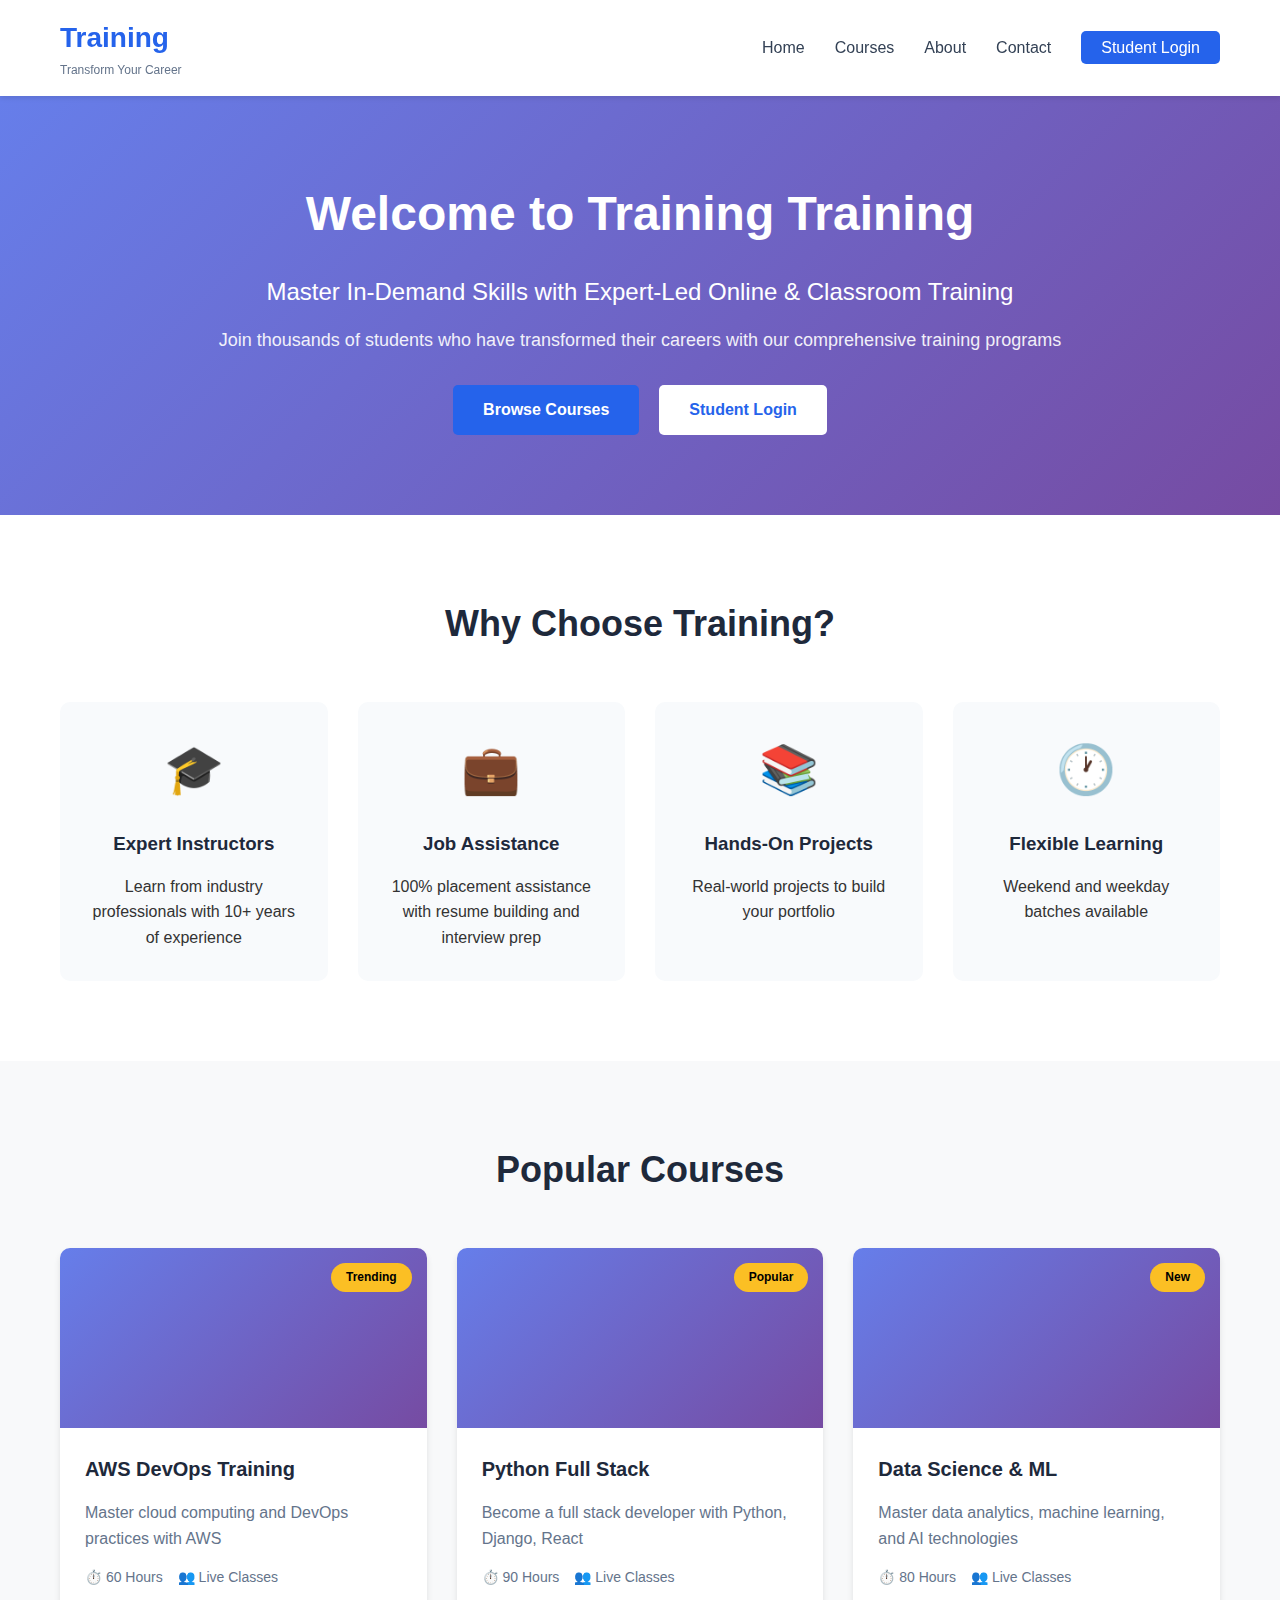
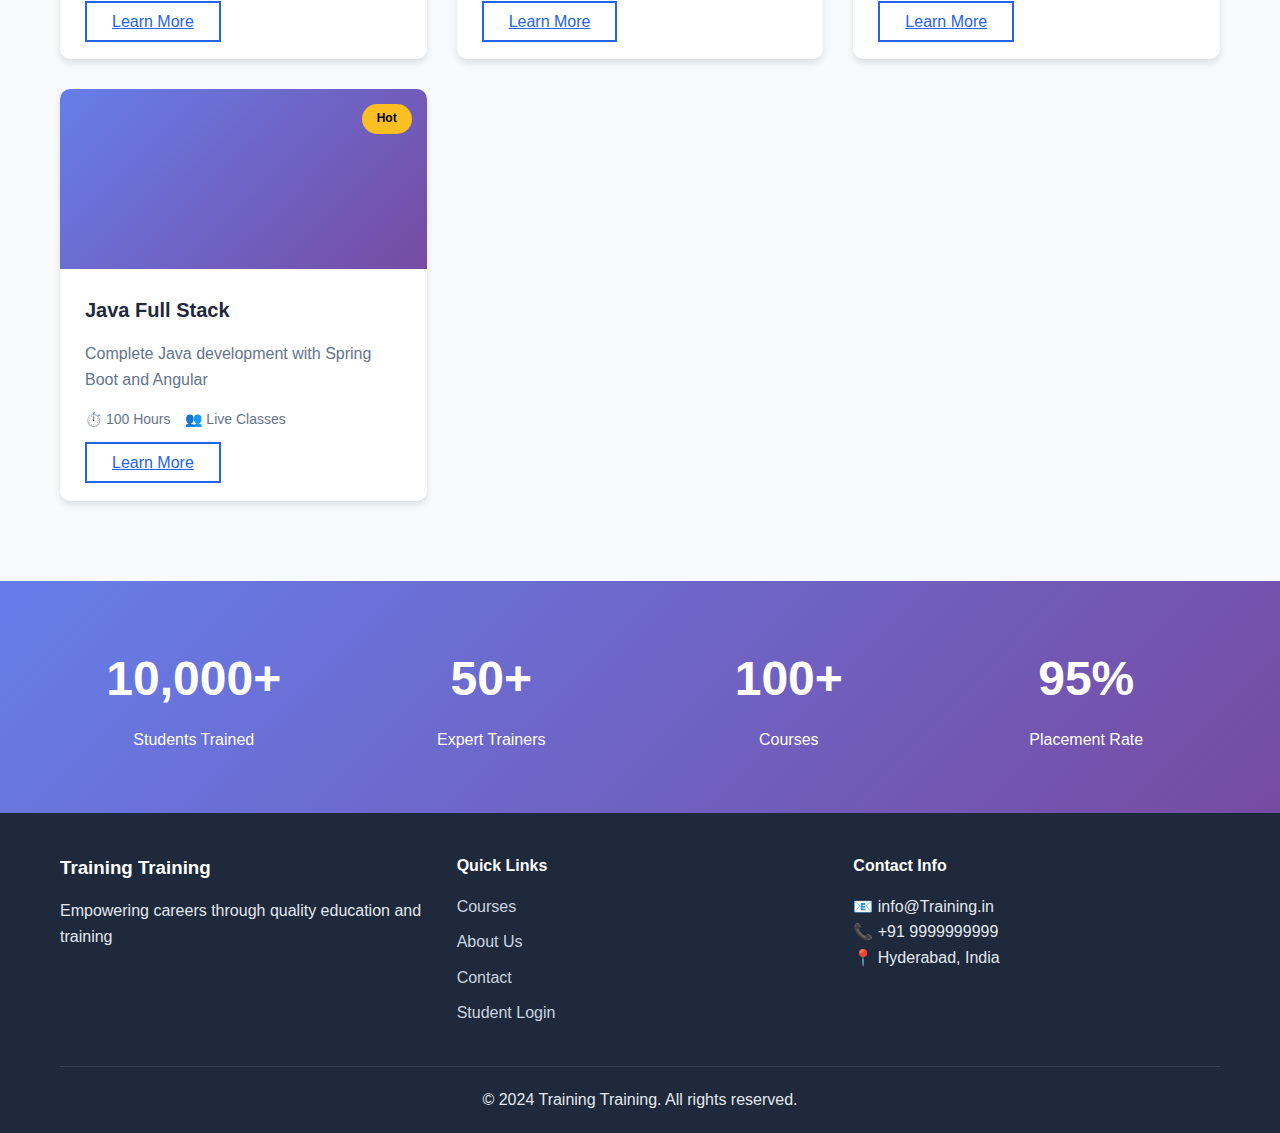
<file: webapplicationinst/index.html>
<!DOCTYPE html>
<html lang="en">
<head>
    <meta charset="UTF-8">
    <meta name="viewport" content="width=device-width, initial-scale=1.0">
    <title>Training Training - Online & Classroom Training</title>
    <link rel="stylesheet" href="css/style.css">
</head>
<body>
    <!-- Header -->
    <header>
        <nav class="navbar">
            <div class="container">
                <div class="logo">
                    <h1>Training</h1>
                    <p class="tagline">Transform Your Career</p>
                </div>
                <ul class="nav-menu">
                    <li><a href="index.html">Home</a></li>
                    <li><a href="courses.html">Courses</a></li>
                    <li><a href="about.html">About</a></li>
                    <li><a href="contact.html">Contact</a></li>
                    <li><a href="login.html" class="btn-login">Student Login</a></li>
                </ul>
            </div>
        </nav>
    </header>

    <!-- Hero Section -->
    <section class="hero">
        <div class="container">
            <div class="hero-content">
                <h1>Welcome to Training Training</h1>
                <p class="hero-subtitle">Master In-Demand Skills with Expert-Led Online & Classroom Training</p>
                <p class="hero-description">Join thousands of students who have transformed their careers with our comprehensive training programs</p>
                <div class="hero-buttons">
                    <a href="courses.html" class="btn btn-primary">Browse Courses</a>
                    <a href="login.html" class="btn btn-secondary">Student Login</a>
                </div>
            </div>
        </div>
    </section>

    <!-- Features Section -->
    <section class="features">
        <div class="container">
            <h2 class="section-title">Why Choose Training?</h2>
            <div class="features-grid">
                <div class="feature-card">
                    <div class="feature-icon">🎓</div>
                    <h3>Expert Instructors</h3>
                    <p>Learn from industry professionals with 10+ years of experience</p>
                </div>
                <div class="feature-card">
                    <div class="feature-icon">💼</div>
                    <h3>Job Assistance</h3>
                    <p>100% placement assistance with resume building and interview prep</p>
                </div>
                <div class="feature-card">
                    <div class="feature-icon">📚</div>
                    <h3>Hands-On Projects</h3>
                    <p>Real-world projects to build your portfolio</p>
                </div>
                <div class="feature-card">
                    <div class="feature-icon">🕐</div>
                    <h3>Flexible Learning</h3>
                    <p>Weekend and weekday batches available</p>
                </div>
            </div>
        </div>
    </section>

    <!-- Popular Courses Section -->
    <section class="popular-courses">
        <div class="container">
            <h2 class="section-title">Popular Courses</h2>
            <div class="courses-grid">
                <div class="course-card">
                    <div class="course-image">
                        <span class="course-badge">Trending</span>
                    </div>
                    <div class="course-content">
                        <h3>AWS DevOps Training</h3>
                        <p>Master cloud computing and DevOps practices with AWS</p>
                        <div class="course-meta">
                            <span>⏱️ 60 Hours</span>
                            <span>👥 Live Classes</span>
                        </div>
                        <a href="courses.html" class="btn-outline">Learn More</a>
                    </div>
                </div>
                <div class="course-card">
                    <div class="course-image">
                        <span class="course-badge">Popular</span>
                    </div>
                    <div class="course-content">
                        <h3>Python Full Stack</h3>
                        <p>Become a full stack developer with Python, Django, React</p>
                        <div class="course-meta">
                            <span>⏱️ 90 Hours</span>
                            <span>👥 Live Classes</span>
                        </div>
                        <a href="courses.html" class="btn-outline">Learn More</a>
                    </div>
                </div>
                <div class="course-card">
                    <div class="course-image">
                        <span class="course-badge">New</span>
                    </div>
                    <div class="course-content">
                        <h3>Data Science & ML</h3>
                        <p>Master data analytics, machine learning, and AI technologies</p>
                        <div class="course-meta">
                            <span>⏱️ 80 Hours</span>
                            <span>👥 Live Classes</span>
                        </div>
                        <a href="courses.html" class="btn-outline">Learn More</a>
                    </div>
                </div>
                <div class="course-card">
                    <div class="course-image">
                        <span class="course-badge">Hot</span>
                    </div>
                    <div class="course-content">
                        <h3>Java Full Stack</h3>
                        <p>Complete Java development with Spring Boot and Angular</p>
                        <div class="course-meta">
                            <span>⏱️ 100 Hours</span>
                            <span>👥 Live Classes</span>
                        </div>
                        <a href="courses.html" class="btn-outline">Learn More</a>
                    </div>
                </div>
            </div>
        </div>
    </section>

    <!-- Stats Section -->
    <section class="stats">
        <div class="container">
            <div class="stats-grid">
                <div class="stat-item">
                    <h3>10,000+</h3>
                    <p>Students Trained</p>
                </div>
                <div class="stat-item">
                    <h3>50+</h3>
                    <p>Expert Trainers</p>
                </div>
                <div class="stat-item">
                    <h3>100+</h3>
                    <p>Courses</p>
                </div>
                <div class="stat-item">
                    <h3>95%</h3>
                    <p>Placement Rate</p>
                </div>
            </div>
        </div>
    </section>

    <!-- Footer -->
    <footer>
        <div class="container">
            <div class="footer-content">
                <div class="footer-section">
                    <h3>Training Training</h3>
                    <p>Empowering careers through quality education and training</p>
                </div>
                <div class="footer-section">
                    <h4>Quick Links</h4>
                    <ul>
                        <li><a href="courses.html">Courses</a></li>
                        <li><a href="about.html">About Us</a></li>
                        <li><a href="contact.html">Contact</a></li>
                        <li><a href="login.html">Student Login</a></li>
                    </ul>
                </div>
                <div class="footer-section">
                    <h4>Contact Info</h4>
                    <p>📧 info@Training.in</p>
                    <p>📞 +91 9999999999</p>
                    <p>📍 Hyderabad, India</p>
                </div>
            </div>
            <div class="footer-bottom">
                <p>&copy; 2024 Training Training. All rights reserved.</p>
            </div>
        </div>
    </footer>
</body>
</html>
</file>
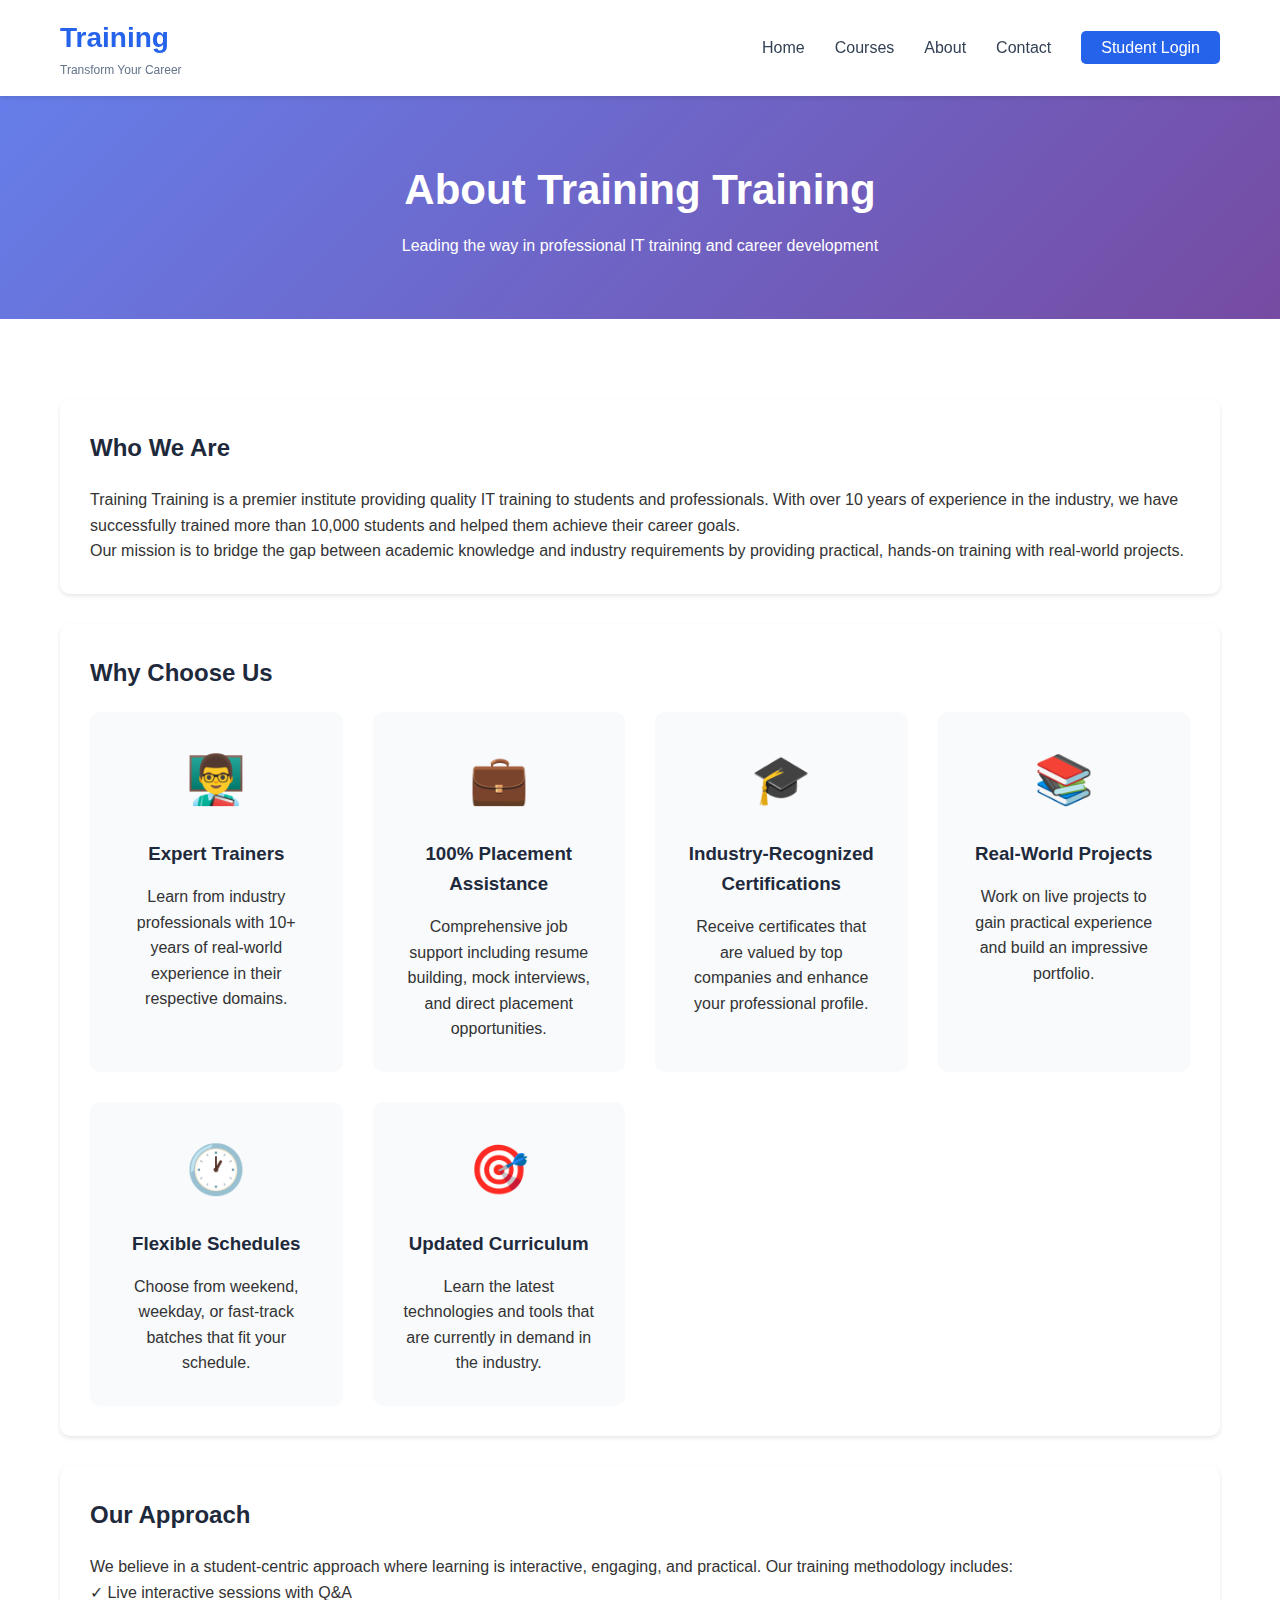
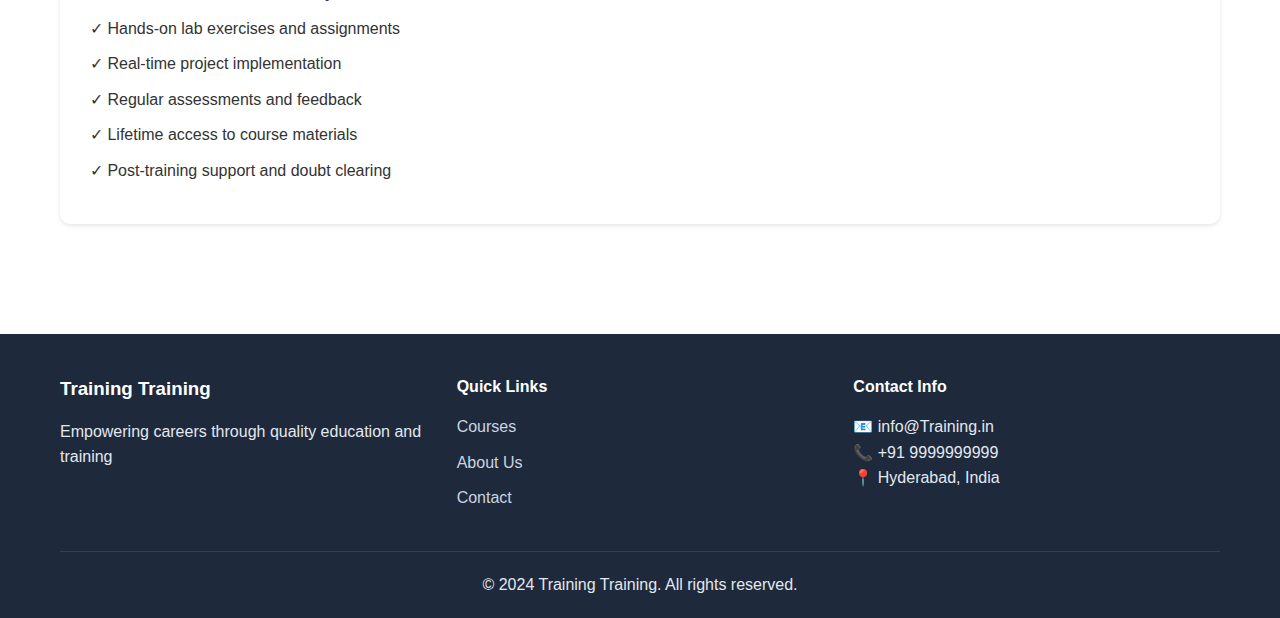
<file: webapplicationinst/about.html>
<!DOCTYPE html>
<html lang="en">
<head>
    <meta charset="UTF-8">
    <meta name="viewport" content="width=device-width, initial-scale=1.0">
    <title>About Us - Training Training</title>
    <link rel="stylesheet" href="css/style.css">
</head>
<body>
    <!-- Header -->
    <header>
        <nav class="navbar">
            <div class="container">
                <div class="logo">
                    <h1>Training</h1>
                    <p class="tagline">Transform Your Career</p>
                </div>
                <ul class="nav-menu">
                    <li><a href="index.html">Home</a></li>
                    <li><a href="courses.html">Courses</a></li>
                    <li><a href="about.html">About</a></li>
                    <li><a href="contact.html">Contact</a></li>
                    <li><a href="login.html" class="btn-login">Student Login</a></li>
                </ul>
            </div>
        </nav>
    </header>

    <!-- Page Header -->
    <section class="page-header">
        <div class="container">
            <h1>About Training Training</h1>
            <p>Leading the way in professional IT training and career development</p>
        </div>
    </section>

    <!-- About Content -->
    <section class="features">
        <div class="container">
            <div class="section-box">
                <h2>Who We Are</h2>
                <p>Training Training is a premier institute providing quality IT training to students and professionals. With over 10 years of experience in the industry, we have successfully trained more than 10,000 students and helped them achieve their career goals.</p>
                <p>Our mission is to bridge the gap between academic knowledge and industry requirements by providing practical, hands-on training with real-world projects.</p>
            </div>

            <div class="section-box">
                <h2>Why Choose Us</h2>
                <div class="features-grid">
                    <div class="feature-card">
                        <div class="feature-icon">👨‍🏫</div>
                        <h3>Expert Trainers</h3>
                        <p>Learn from industry professionals with 10+ years of real-world experience in their respective domains.</p>
                    </div>
                    <div class="feature-card">
                        <div class="feature-icon">💼</div>
                        <h3>100% Placement Assistance</h3>
                        <p>Comprehensive job support including resume building, mock interviews, and direct placement opportunities.</p>
                    </div>
                    <div class="feature-card">
                        <div class="feature-icon">🎓</div>
                        <h3>Industry-Recognized Certifications</h3>
                        <p>Receive certificates that are valued by top companies and enhance your professional profile.</p>
                    </div>
                    <div class="feature-card">
                        <div class="feature-icon">📚</div>
                        <h3>Real-World Projects</h3>
                        <p>Work on live projects to gain practical experience and build an impressive portfolio.</p>
                    </div>
                    <div class="feature-card">
                        <div class="feature-icon">🕐</div>
                        <h3>Flexible Schedules</h3>
                        <p>Choose from weekend, weekday, or fast-track batches that fit your schedule.</p>
                    </div>
                    <div class="feature-card">
                        <div class="feature-icon">🎯</div>
                        <h3>Updated Curriculum</h3>
                        <p>Learn the latest technologies and tools that are currently in demand in the industry.</p>
                    </div>
                </div>
            </div>

            <div class="section-box">
                <h2>Our Approach</h2>
                <p>We believe in a student-centric approach where learning is interactive, engaging, and practical. Our training methodology includes:</p>
                <ul style="list-style: none; padding: 0;">
                    <li style="margin-bottom: 10px;">✓ Live interactive sessions with Q&A</li>
                    <li style="margin-bottom: 10px;">✓ Hands-on lab exercises and assignments</li>
                    <li style="margin-bottom: 10px;">✓ Real-time project implementation</li>
                    <li style="margin-bottom: 10px;">✓ Regular assessments and feedback</li>
                    <li style="margin-bottom: 10px;">✓ Lifetime access to course materials</li>
                    <li style="margin-bottom: 10px;">✓ Post-training support and doubt clearing</li>
                </ul>
            </div>
        </div>
    </section>

    <!-- Footer -->
    <footer>
        <div class="container">
            <div class="footer-content">
                <div class="footer-section">
                    <h3>Training Training</h3>
                    <p>Empowering careers through quality education and training</p>
                </div>
                <div class="footer-section">
                    <h4>Quick Links</h4>
                    <ul>
                        <li><a href="courses.html">Courses</a></li>
                        <li><a href="about.html">About Us</a></li>
                        <li><a href="contact.html">Contact</a></li>
                    </ul>
                </div>
                <div class="footer-section">
                    <h4>Contact Info</h4>
                    <p>📧 info@Training.in</p>
                    <p>📞 +91 9999999999</p>
                    <p>📍 Hyderabad, India</p>
                </div>
            </div>
            <div class="footer-bottom">
                <p>&copy; 2024 Training Training. All rights reserved.</p>
            </div>
        </div>
    </footer>
</body>
</html>
</file>
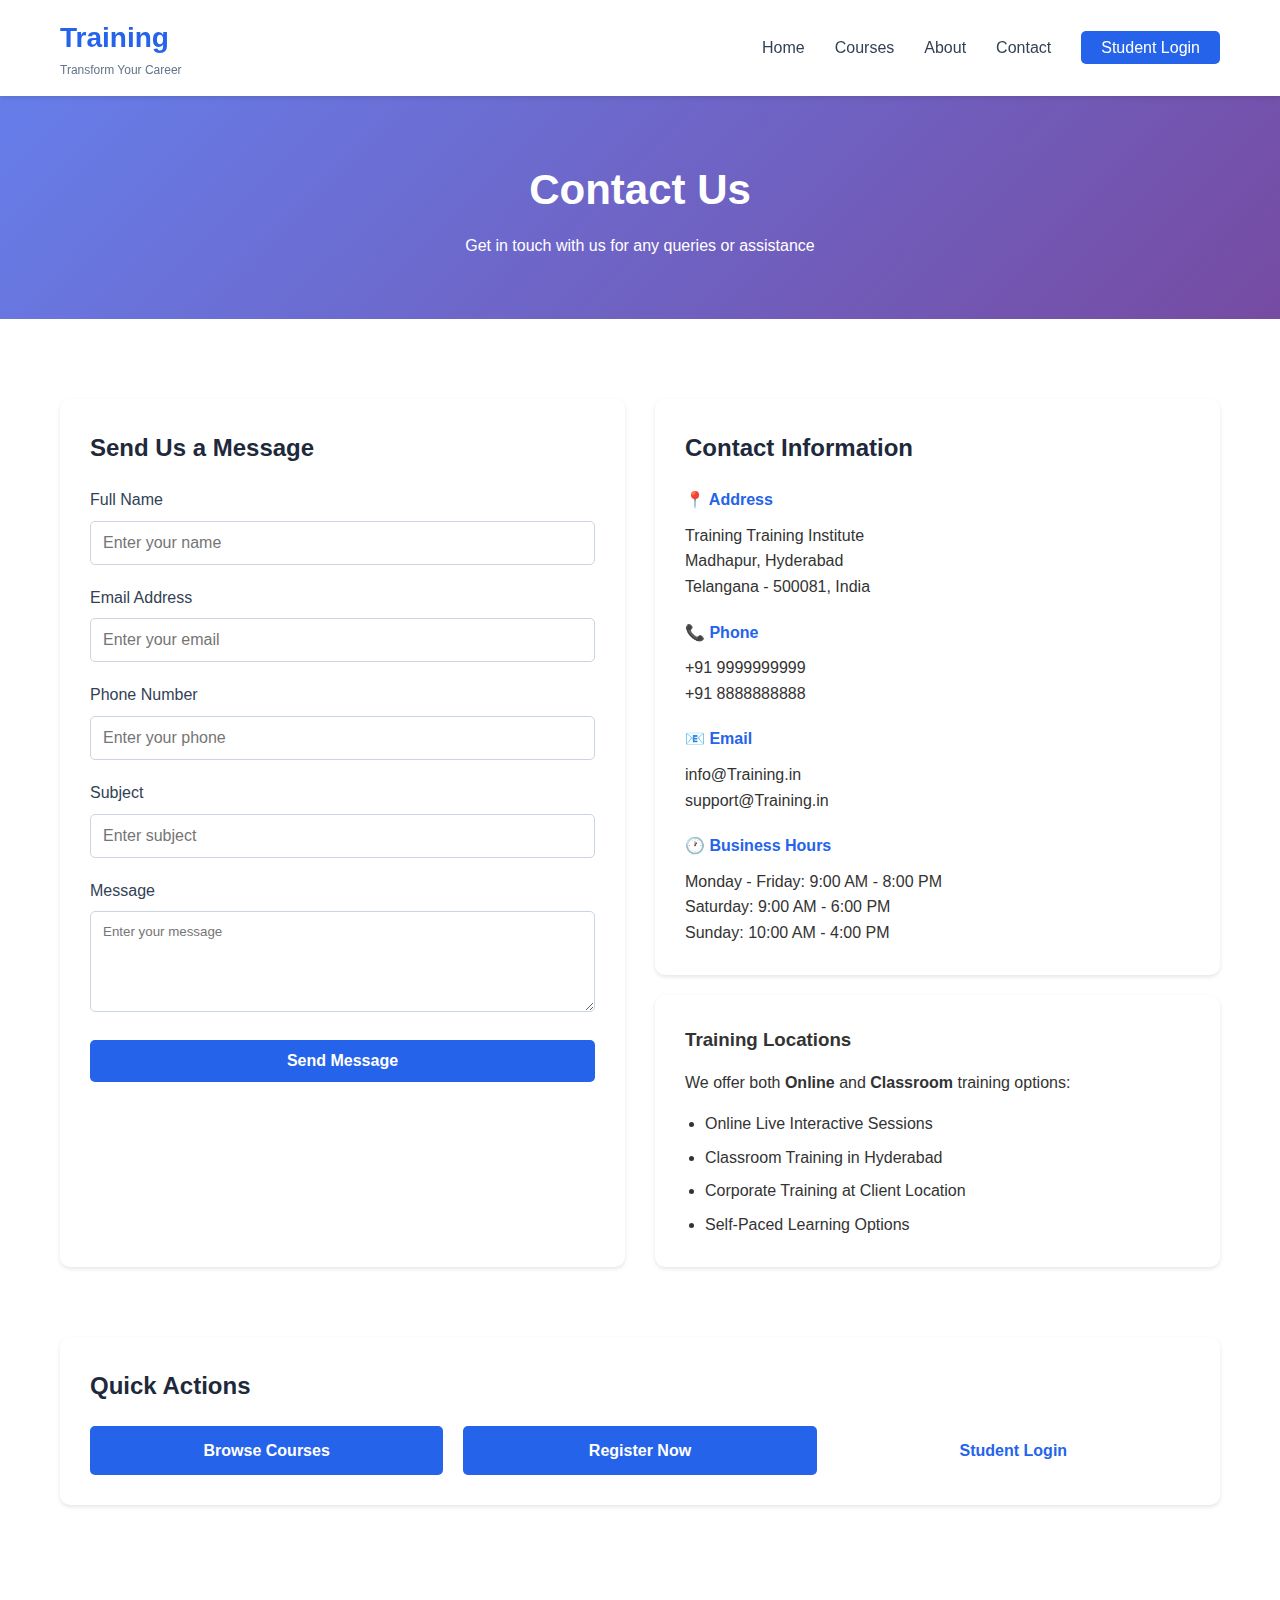
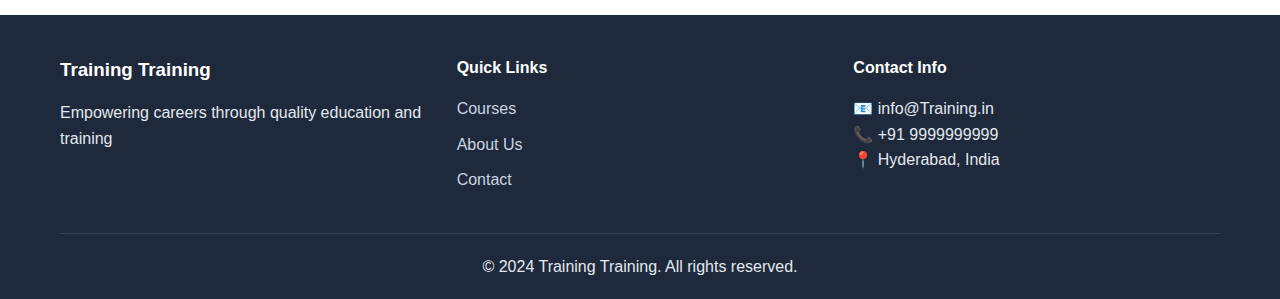
<file: webapplicationinst/contact.html>
<!DOCTYPE html>
<html lang="en">
<head>
    <meta charset="UTF-8">
    <meta name="viewport" content="width=device-width, initial-scale=1.0">
    <title>Contact Us - Training Training</title>
    <link rel="stylesheet" href="css/style.css">
</head>
<body>
    <!-- Header -->
    <header>
        <nav class="navbar">
            <div class="container">
                <div class="logo">
                    <h1>Training</h1>
                    <p class="tagline">Transform Your Career</p>
                </div>
                <ul class="nav-menu">
                    <li><a href="index.html">Home</a></li>
                    <li><a href="courses.html">Courses</a></li>
                    <li><a href="about.html">About</a></li>
                    <li><a href="contact.html">Contact</a></li>
                    <li><a href="login.html" class="btn-login">Student Login</a></li>
                </ul>
            </div>
        </nav>
    </header>

    <!-- Page Header -->
    <section class="page-header">
        <div class="container">
            <h1>Contact Us</h1>
            <p>Get in touch with us for any queries or assistance</p>
        </div>
    </section>

    <!-- Contact Section -->
    <section class="features">
        <div class="container">
            <div style="display: grid; grid-template-columns: 1fr 1fr; gap: 30px; margin-bottom: 40px;">
                <!-- Contact Form -->
                <div class="section-box">
                    <h2>Send Us a Message</h2>
                    <form id="contactForm" style="margin-top: 20px;">
                        <div class="form-group">
                            <label for="name">Full Name</label>
                            <input type="text" id="name" name="name" required placeholder="Enter your name">
                        </div>
                        
                        <div class="form-group">
                            <label for="email">Email Address</label>
                            <input type="email" id="email" name="email" required placeholder="Enter your email">
                        </div>
                        
                        <div class="form-group">
                            <label for="phone">Phone Number</label>
                            <input type="tel" id="phone" name="phone" required placeholder="Enter your phone">
                        </div>
                        
                        <div class="form-group">
                            <label for="subject">Subject</label>
                            <input type="text" id="subject" name="subject" required placeholder="Enter subject">
                        </div>
                        
                        <div class="form-group">
                            <label for="message">Message</label>
                            <textarea id="message" name="message" rows="5" required placeholder="Enter your message" style="width: 100%; padding: 12px; border: 1px solid #cbd5e1; border-radius: 5px; font-family: inherit; resize: vertical;"></textarea>
                        </div>
                        
                        <button type="submit" class="btn btn-primary btn-block">Send Message</button>
                    </form>
                </div>

                <!-- Contact Information -->
                <div>
                    <div class="section-box" style="margin-bottom: 20px;">
                        <h2>Contact Information</h2>
                        <div style="margin-top: 20px;">
                            <div style="margin-bottom: 20px;">
                                <h4 style="color: #2563eb; margin-bottom: 10px;">📍 Address</h4>
                                <p>Training Training Institute<br>
                                Madhapur, Hyderabad<br>
                                Telangana - 500081, India</p>
                            </div>
                            
                            <div style="margin-bottom: 20px;">
                                <h4 style="color: #2563eb; margin-bottom: 10px;">📞 Phone</h4>
                                <p>+91 9999999999<br>
                                +91 8888888888</p>
                            </div>
                            
                            <div style="margin-bottom: 20px;">
                                <h4 style="color: #2563eb; margin-bottom: 10px;">📧 Email</h4>
                                <p>info@Training.in<br>
                                support@Training.in</p>
                            </div>
                            
                            <div>
                                <h4 style="color: #2563eb; margin-bottom: 10px;">🕐 Business Hours</h4>
                                <p>Monday - Friday: 9:00 AM - 8:00 PM<br>
                                Saturday: 9:00 AM - 6:00 PM<br>
                                Sunday: 10:00 AM - 4:00 PM</p>
                            </div>
                        </div>
                    </div>

                    <div class="section-box">
                        <h3>Training Locations</h3>
                        <p style="margin-top: 15px;">We offer both <strong>Online</strong> and <strong>Classroom</strong> training options:</p>
                        <ul style="margin-top: 15px; padding-left: 20px;">
                            <li style="margin-bottom: 8px;">Online Live Interactive Sessions</li>
                            <li style="margin-bottom: 8px;">Classroom Training in Hyderabad</li>
                            <li style="margin-bottom: 8px;">Corporate Training at Client Location</li>
                            <li>Self-Paced Learning Options</li>
                        </ul>
                    </div>
                </div>
            </div>

            <!-- Quick Links -->
            <div class="section-box">
                <h2>Quick Actions</h2>
                <div style="display: grid; grid-template-columns: repeat(auto-fit, minmax(200px, 1fr)); gap: 20px; margin-top: 20px;">
                    <a href="courses.html" class="btn btn-primary" style="text-align: center;">Browse Courses</a>
                    <a href="register.html" class="btn btn-primary" style="text-align: center;">Register Now</a>
                    <a href="login.html" class="btn btn-secondary" style="text-align: center;">Student Login</a>
                </div>
            </div>
        </div>
    </section>

    <!-- Footer -->
    <footer>
        <div class="container">
            <div class="footer-content">
                <div class="footer-section">
                    <h3>Training Training</h3>
                    <p>Empowering careers through quality education and training</p>
                </div>
                <div class="footer-section">
                    <h4>Quick Links</h4>
                    <ul>
                        <li><a href="courses.html">Courses</a></li>
                        <li><a href="about.html">About Us</a></li>
                        <li><a href="contact.html">Contact</a></li>
                    </ul>
                </div>
                <div class="footer-section">
                    <h4>Contact Info</h4>
                    <p>📧 info@Training.in</p>
                    <p>📞 +91 9999999999</p>
                    <p>📍 Hyderabad, India</p>
                </div>
            </div>
            <div class="footer-bottom">
                <p>&copy; 2024 Training Training. All rights reserved.</p>
            </div>
        </div>
    </footer>

    <script>
        // Contact form handling
        document.getElementById('contactForm').addEventListener('submit', function(e) {
            e.preventDefault();
            alert('Thank you for contacting us! We will get back to you soon.');
            this.reset();
        });
    </script>
</body>
</html>
</file>
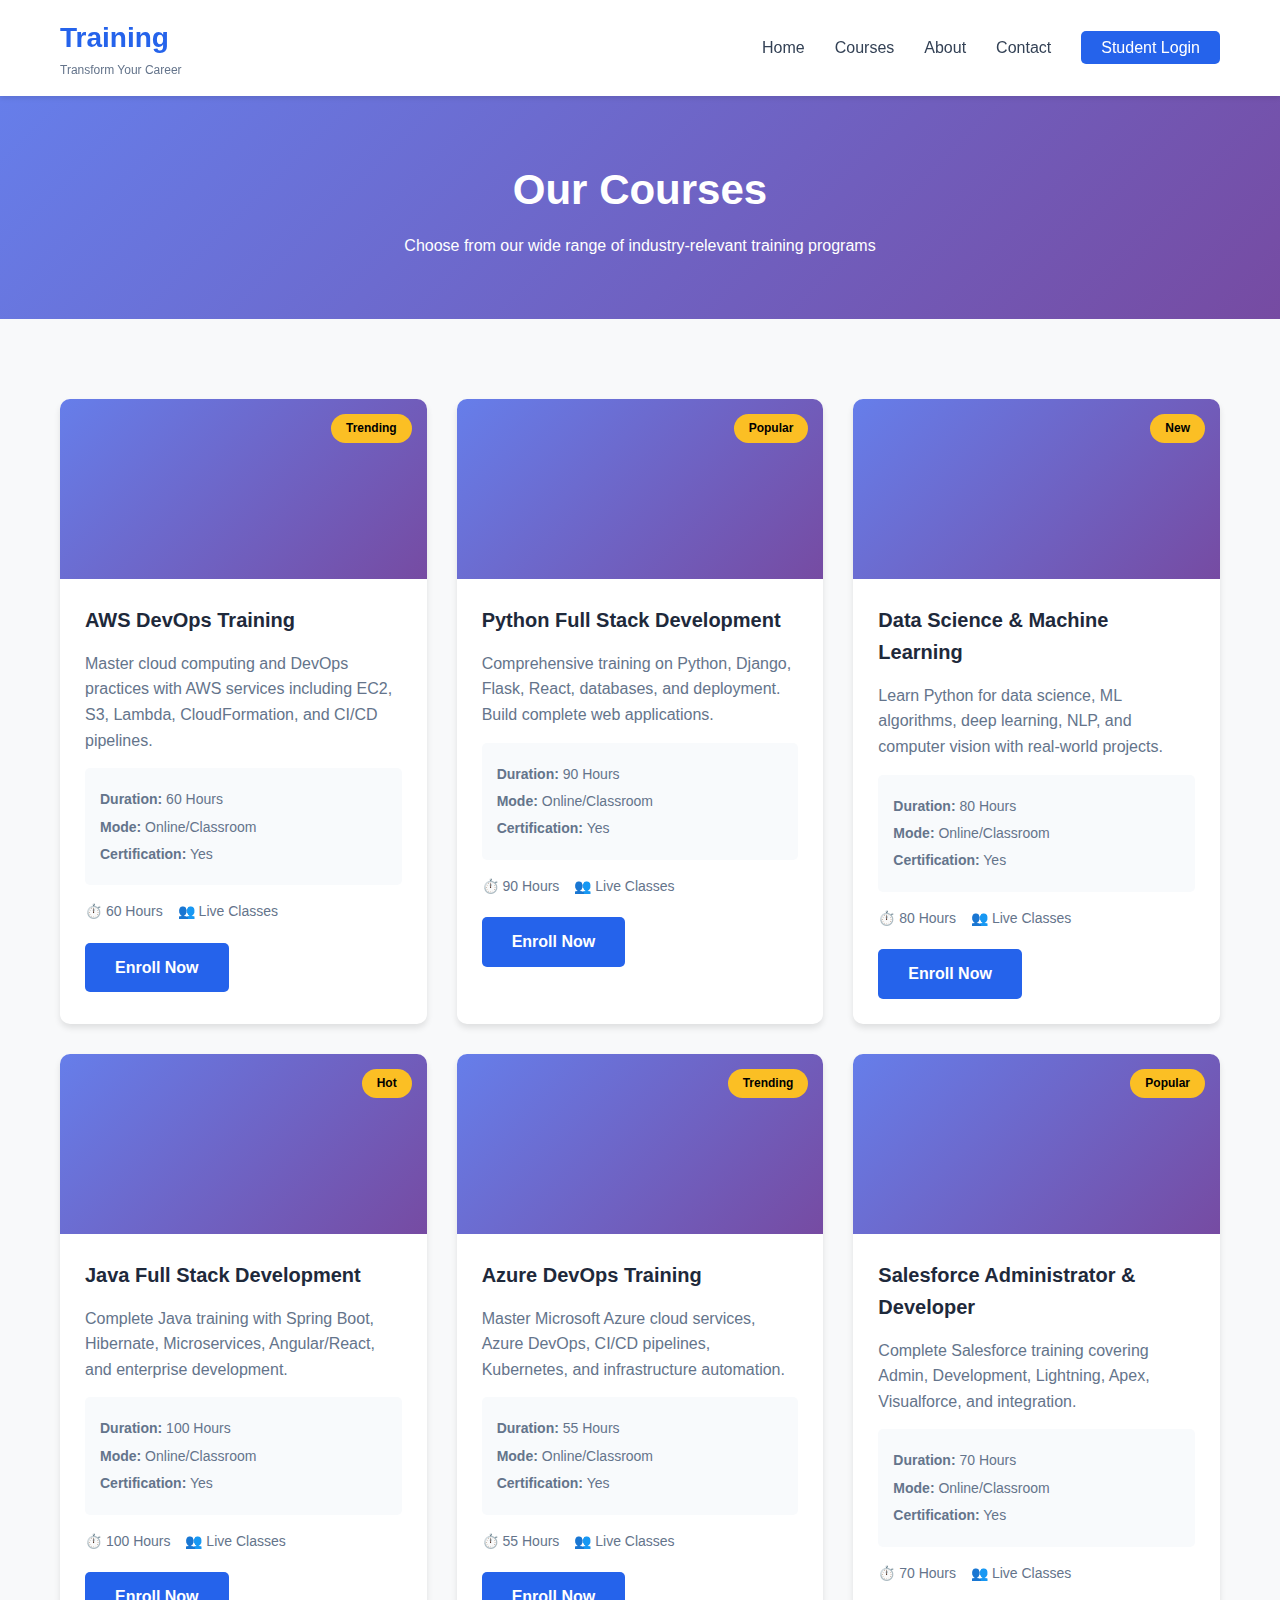
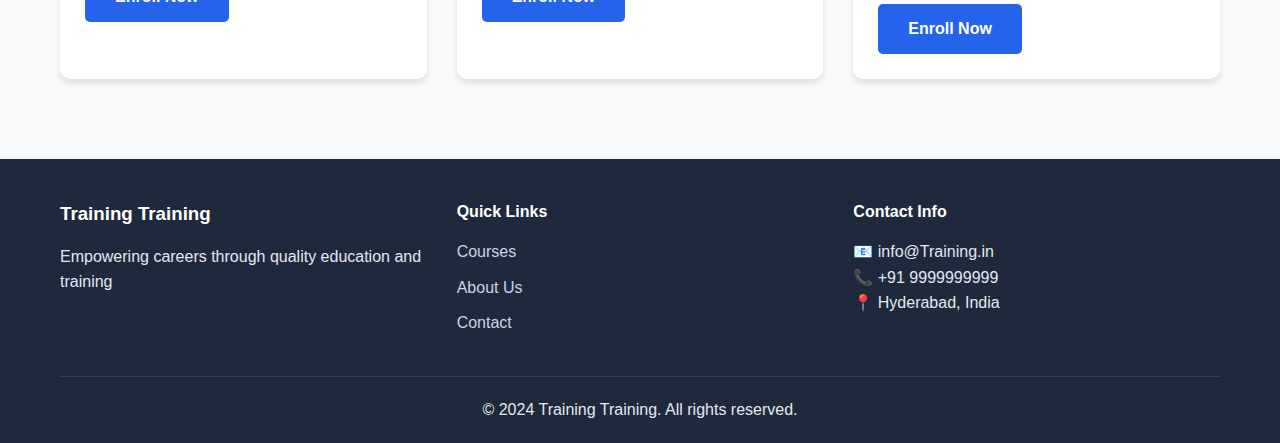
<file: webapplicationinst/courses.html>
<!DOCTYPE html>
<html lang="en">
<head>
    <meta charset="UTF-8">
    <meta name="viewport" content="width=device-width, initial-scale=1.0">
    <title>Courses - Training Training</title>
    <link rel="stylesheet" href="css/style.css">
</head>
<body>
    <!-- Header -->
    <header>
        <nav class="navbar">
            <div class="container">
                <div class="logo">
                    <h1>Training</h1>
                    <p class="tagline">Transform Your Career</p>
                </div>
                <ul class="nav-menu">
                    <li><a href="index.html">Home</a></li>
                    <li><a href="courses.html">Courses</a></li>
                    <li><a href="about.html">About</a></li>
                    <li><a href="contact.html">Contact</a></li>
                    <li><a href="login.html" class="btn-login">Student Login</a></li>
                </ul>
            </div>
        </nav>
    </header>

    <!-- Page Header -->
    <section class="page-header">
        <div class="container">
            <h1>Our Courses</h1>
            <p>Choose from our wide range of industry-relevant training programs</p>
        </div>
    </section>

    <!-- Courses Section -->
    <section class="all-courses">
        <div class="container">
            <div class="courses-grid">
                <!-- Course 1 -->
                <div class="course-card">
                    <div class="course-image">
                        <span class="course-badge">Trending</span>
                    </div>
                    <div class="course-content">
                        <h3>AWS DevOps Training</h3>
                        <p>Master cloud computing and DevOps practices with AWS services including EC2, S3, Lambda, CloudFormation, and CI/CD pipelines.</p>
                        <div class="course-details">
                            <p><strong>Duration:</strong> 60 Hours</p>
                            <p><strong>Mode:</strong> Online/Classroom</p>
                            <p><strong>Certification:</strong> Yes</p>
                        </div>
                        <div class="course-meta">
                            <span>⏱️ 60 Hours</span>
                            <span>👥 Live Classes</span>
                        </div>
                        <a href="login.html" class="btn btn-primary">Enroll Now</a>
                    </div>
                </div>

                <!-- Course 2 -->
                <div class="course-card">
                    <div class="course-image">
                        <span class="course-badge">Popular</span>
                    </div>
                    <div class="course-content">
                        <h3>Python Full Stack Development</h3>
                        <p>Comprehensive training on Python, Django, Flask, React, databases, and deployment. Build complete web applications.</p>
                        <div class="course-details">
                            <p><strong>Duration:</strong> 90 Hours</p>
                            <p><strong>Mode:</strong> Online/Classroom</p>
                            <p><strong>Certification:</strong> Yes</p>
                        </div>
                        <div class="course-meta">
                            <span>⏱️ 90 Hours</span>
                            <span>👥 Live Classes</span>
                        </div>
                        <a href="login.html" class="btn btn-primary">Enroll Now</a>
                    </div>
                </div>

                <!-- Course 3 -->
                <div class="course-card">
                    <div class="course-image">
                        <span class="course-badge">New</span>
                    </div>
                    <div class="course-content">
                        <h3>Data Science & Machine Learning</h3>
                        <p>Learn Python for data science, ML algorithms, deep learning, NLP, and computer vision with real-world projects.</p>
                        <div class="course-details">
                            <p><strong>Duration:</strong> 80 Hours</p>
                            <p><strong>Mode:</strong> Online/Classroom</p>
                            <p><strong>Certification:</strong> Yes</p>
                        </div>
                        <div class="course-meta">
                            <span>⏱️ 80 Hours</span>
                            <span>👥 Live Classes</span>
                        </div>
                        <a href="login.html" class="btn btn-primary">Enroll Now</a>
                    </div>
                </div>

                <!-- Course 4 -->
                <div class="course-card">
                    <div class="course-image">
                        <span class="course-badge">Hot</span>
                    </div>
                    <div class="course-content">
                        <h3>Java Full Stack Development</h3>
                        <p>Complete Java training with Spring Boot, Hibernate, Microservices, Angular/React, and enterprise development.</p>
                        <div class="course-details">
                            <p><strong>Duration:</strong> 100 Hours</p>
                            <p><strong>Mode:</strong> Online/Classroom</p>
                            <p><strong>Certification:</strong> Yes</p>
                        </div>
                        <div class="course-meta">
                            <span>⏱️ 100 Hours</span>
                            <span>👥 Live Classes</span>
                        </div>
                        <a href="login.html" class="btn btn-primary">Enroll Now</a>
                    </div>
                </div>

                <!-- Course 5 -->
                <div class="course-card">
                    <div class="course-image">
                        <span class="course-badge">Trending</span>
                    </div>
                    <div class="course-content">
                        <h3>Azure DevOps Training</h3>
                        <p>Master Microsoft Azure cloud services, Azure DevOps, CI/CD pipelines, Kubernetes, and infrastructure automation.</p>
                        <div class="course-details">
                            <p><strong>Duration:</strong> 55 Hours</p>
                            <p><strong>Mode:</strong> Online/Classroom</p>
                            <p><strong>Certification:</strong> Yes</p>
                        </div>
                        <div class="course-meta">
                            <span>⏱️ 55 Hours</span>
                            <span>👥 Live Classes</span>
                        </div>
                        <a href="login.html" class="btn btn-primary">Enroll Now</a>
                    </div>
                </div>

                <!-- Course 6 -->
                <div class="course-card">
                    <div class="course-image">
                        <span class="course-badge">Popular</span>
                    </div>
                    <div class="course-content">
                        <h3>Salesforce Administrator & Developer</h3>
                        <p>Complete Salesforce training covering Admin, Development, Lightning, Apex, Visualforce, and integration.</p>
                        <div class="course-details">
                            <p><strong>Duration:</strong> 70 Hours</p>
                            <p><strong>Mode:</strong> Online/Classroom</p>
                            <p><strong>Certification:</strong> Yes</p>
                        </div>
                        <div class="course-meta">
                            <span>⏱️ 70 Hours</span>
                            <span>👥 Live Classes</span>
                        </div>
                        <a href="login.html" class="btn btn-primary">Enroll Now</a>
                    </div>
                </div>
            </div>
        </div>
    </section>

    <!-- Footer -->
    <footer>
        <div class="container">
            <div class="footer-content">
                <div class="footer-section">
                    <h3>Training Training</h3>
                    <p>Empowering careers through quality education and training</p>
                </div>
                <div class="footer-section">
                    <h4>Quick Links</h4>
                    <ul>
                        <li><a href="courses.html">Courses</a></li>
                        <li><a href="about.html">About Us</a></li>
                        <li><a href="contact.html">Contact</a></li>
                    </ul>
                </div>
                <div class="footer-section">
                    <h4>Contact Info</h4>
                    <p>📧 info@Training.in</p>
                    <p>📞 +91 9999999999</p>
                    <p>📍 Hyderabad, India</p>
                </div>
            </div>
            <div class="footer-bottom">
                <p>&copy; 2024 Training Training. All rights reserved.</p>
            </div>
        </div>
    </footer>
</body>
</html>
</file>
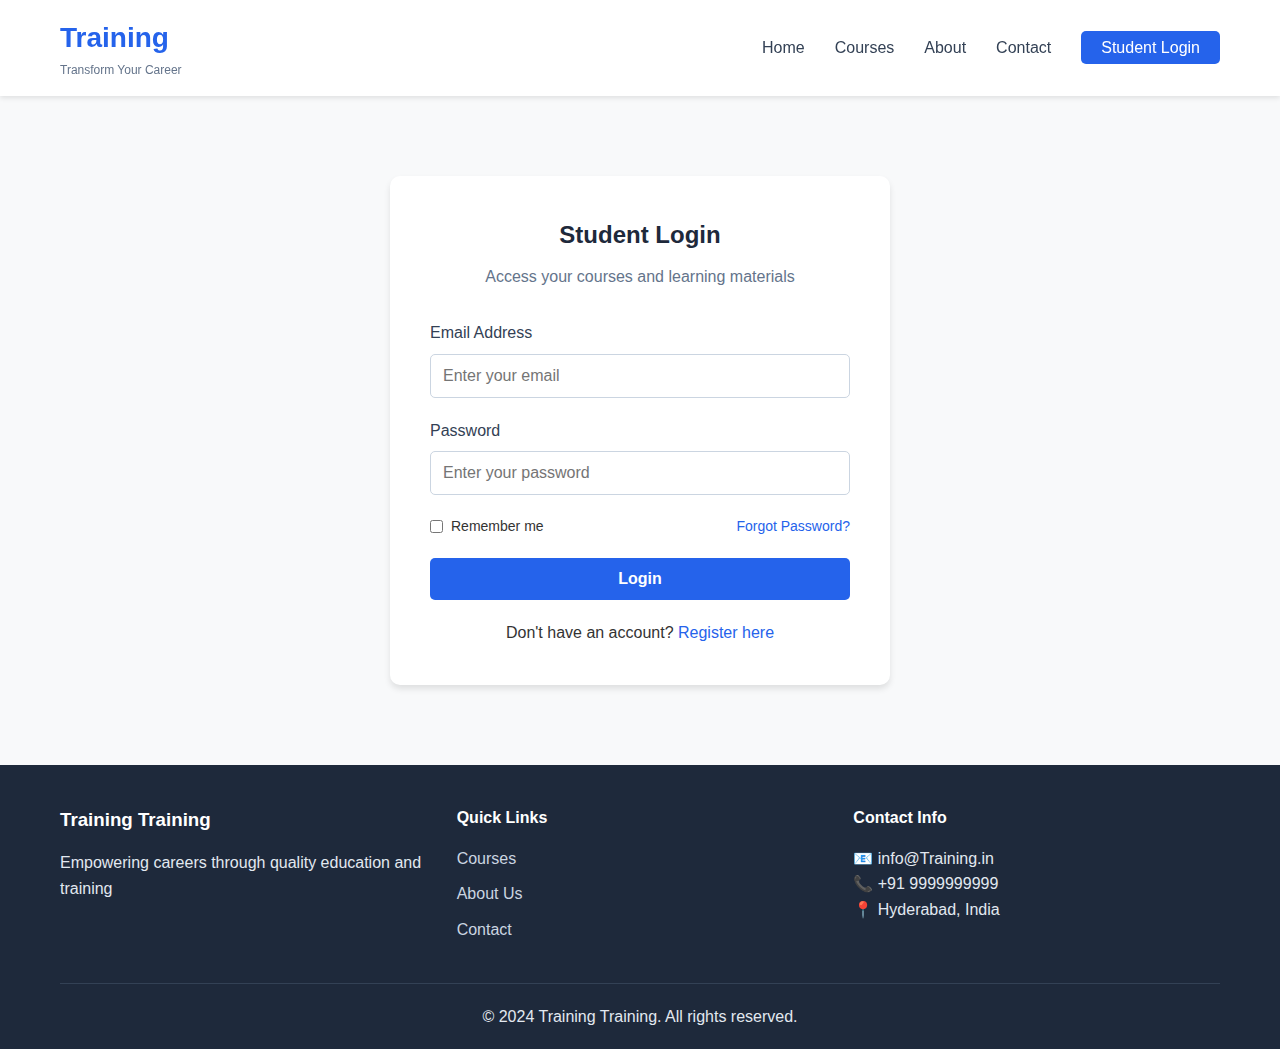
<file: webapplicationinst/login.html>
<!DOCTYPE html>
<html lang="en">
<head>
    <meta charset="UTF-8">
    <meta name="viewport" content="width=device-width, initial-scale=1.0">
    <title>Student Login - Training Training</title>
    <link rel="stylesheet" href="css/style.css">
</head>
<body>
    <!-- Header -->
    <header>
        <nav class="navbar">
            <div class="container">
                <div class="logo">
                    <h1>Training</h1>
                    <p class="tagline">Transform Your Career</p>
                </div>
                <ul class="nav-menu">
                    <li><a href="index.html">Home</a></li>
                    <li><a href="courses.html">Courses</a></li>
                    <li><a href="about.html">About</a></li>
                    <li><a href="contact.html">Contact</a></li>
                    <li><a href="login.html" class="btn-login">Student Login</a></li>
                </ul>
            </div>
        </nav>
    </header>

    <!-- Login Section -->
    <section class="login-section">
        <div class="container">
            <div class="login-container">
                <h2>Student Login</h2>
                <p class="login-subtitle">Access your courses and learning materials</p>
                
                <form id="loginForm" action="login" method="POST">
                    <div class="form-group">
                        <label for="email">Email Address</label>
                        <input type="email" id="email" name="email" required placeholder="Enter your email">
                    </div>
                    
                    <div class="form-group">
                        <label for="password">Password</label>
                        <input type="password" id="password" name="password" required placeholder="Enter your password">
                    </div>
                    
                    <div class="form-options">
                        <label class="checkbox-label">
                            <input type="checkbox" name="remember">
                            Remember me
                        </label>
                        <a href="#" class="forgot-password">Forgot Password?</a>
                    </div>
                    
                    <button type="submit" class="btn btn-primary btn-block">Login</button>
                    
                    <div id="message" class="message"></div>
                </form>
                
                <div class="register-link">
                    <p>Don't have an account? <a href="register.html">Register here</a></p>
                </div>
            </div>
        </div>
    </section>

    <!-- Footer -->
    <footer>
        <div class="container">
            <div class="footer-content">
                <div class="footer-section">
                    <h3>Training Training</h3>
                    <p>Empowering careers through quality education and training</p>
                </div>
                <div class="footer-section">
                    <h4>Quick Links</h4>
                    <ul>
                        <li><a href="courses.html">Courses</a></li>
                        <li><a href="about.html">About Us</a></li>
                        <li><a href="contact.html">Contact</a></li>
                    </ul>
                </div>
                <div class="footer-section">
                    <h4>Contact Info</h4>
                    <p>📧 info@Training.in</p>
                    <p>📞 +91 9999999999</p>
                    <p>📍 Hyderabad, India</p>
                </div>
            </div>
            <div class="footer-bottom">
                <p>&copy; 2024 Training Training. All rights reserved.</p>
            </div>
        </div>
    </footer>

    <script src="js/script.js"></script>
</body>
</html>
</file>
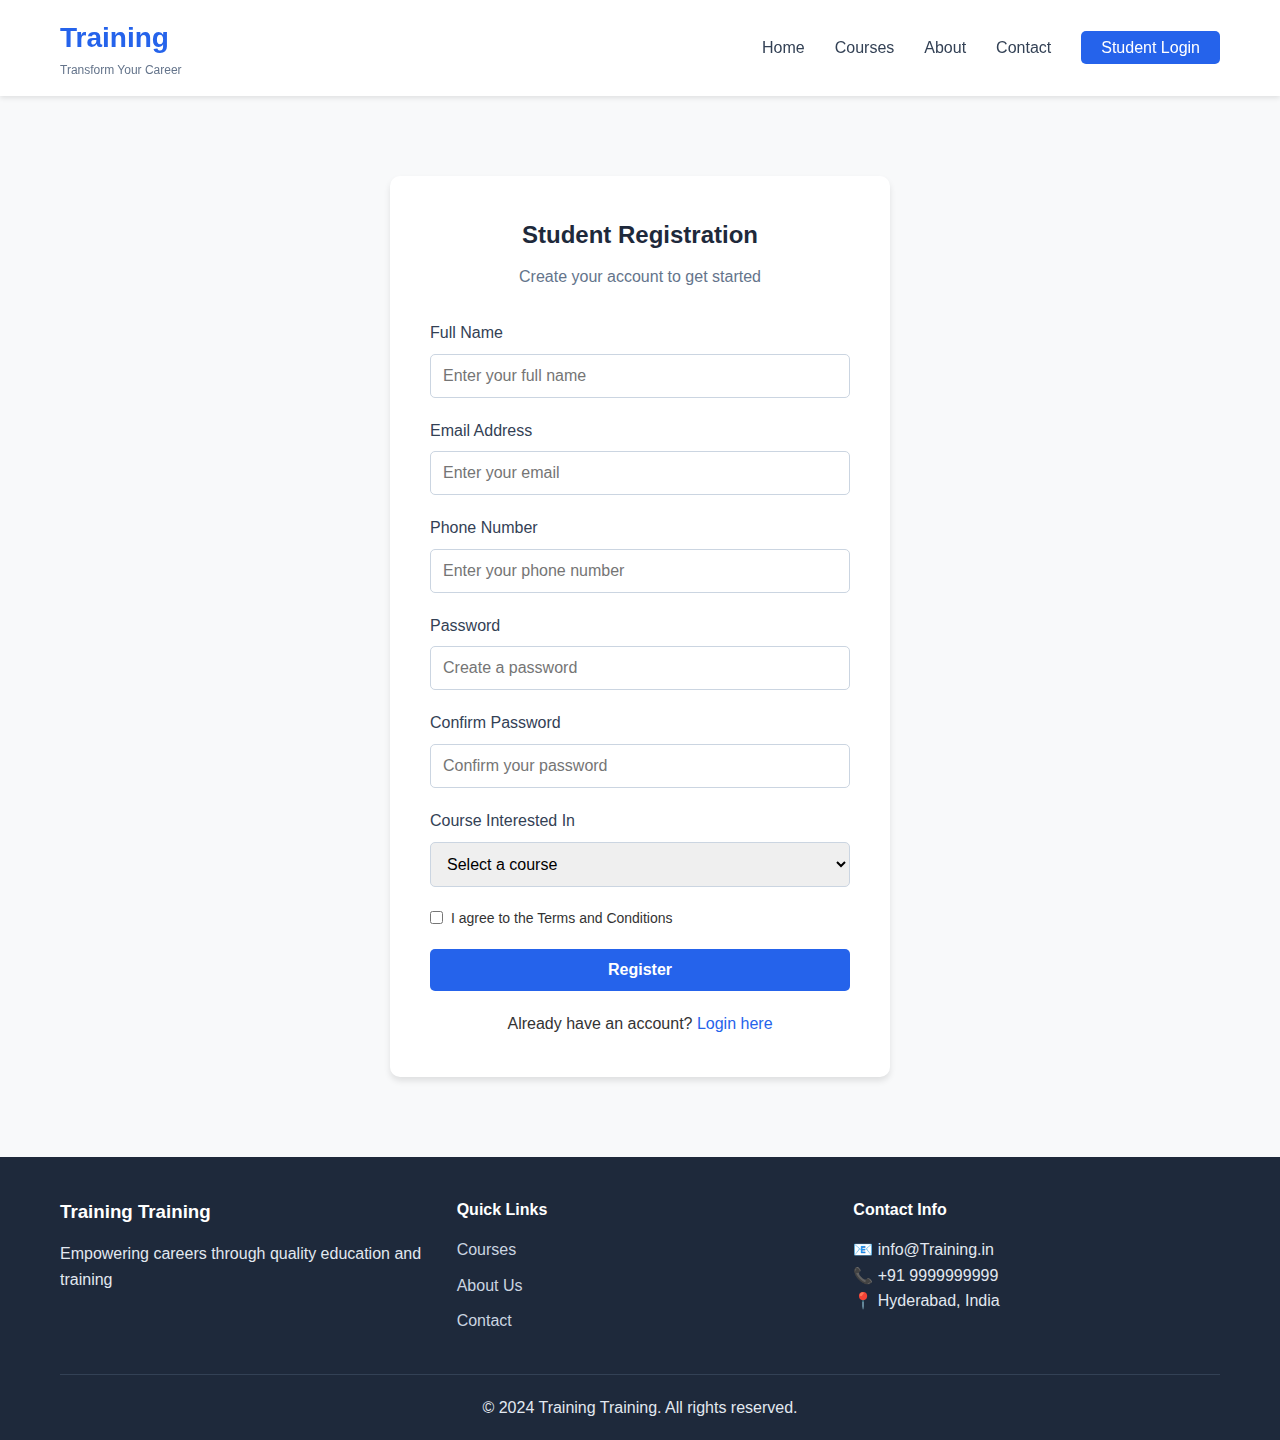
<file: webapplicationinst/register.html>
<!DOCTYPE html>
<html lang="en">
<head>
    <meta charset="UTF-8">
    <meta name="viewport" content="width=device-width, initial-scale=1.0">
    <title>Student Registration - Training Training</title>
    <link rel="stylesheet" href="css/style.css">
</head>
<body>
    <!-- Header -->
    <header>
        <nav class="navbar">
            <div class="container">
                <div class="logo">
                    <h1>Training</h1>
                    <p class="tagline">Transform Your Career</p>
                </div>
                <ul class="nav-menu">
                    <li><a href="index.html">Home</a></li>
                    <li><a href="courses.html">Courses</a></li>
                    <li><a href="about.html">About</a></li>
                    <li><a href="contact.html">Contact</a></li>
                    <li><a href="login.html" class="btn-login">Student Login</a></li>
                </ul>
            </div>
        </nav>
    </header>

    <!-- Registration Section -->
    <section class="login-section">
        <div class="container">
            <div class="login-container">
                <h2>Student Registration</h2>
                <p class="login-subtitle">Create your account to get started</p>
                
                <form id="registerForm" action="register" method="POST">
                    <div class="form-group">
                        <label for="fullname">Full Name</label>
                        <input type="text" id="fullname" name="fullname" required placeholder="Enter your full name">
                    </div>
                    
                    <div class="form-group">
                        <label for="email">Email Address</label>
                        <input type="email" id="email" name="email" required placeholder="Enter your email">
                    </div>
                    
                    <div class="form-group">
                        <label for="phone">Phone Number</label>
                        <input type="tel" id="phone" name="phone" required placeholder="Enter your phone number">
                    </div>
                    
                    <div class="form-group">
                        <label for="password">Password</label>
                        <input type="password" id="password" name="password" required placeholder="Create a password">
                    </div>
                    
                    <div class="form-group">
                        <label for="confirmPassword">Confirm Password</label>
                        <input type="password" id="confirmPassword" name="confirmPassword" required placeholder="Confirm your password">
                    </div>
                    
                    <div class="form-group">
                        <label for="course">Course Interested In</label>
                        <select id="course" name="course" required>
                            <option value="">Select a course</option>
                            <option value="AWS DevOps">AWS DevOps Training</option>
                            <option value="Python Full Stack">Python Full Stack</option>
                            <option value="Data Science">Data Science & ML</option>
                            <option value="Java Full Stack">Java Full Stack</option>
                            <option value="Azure DevOps">Azure DevOps</option>
                            <option value="Salesforce">Salesforce</option>
                        </select>
                    </div>
                    
                    <div class="form-options">
                        <label class="checkbox-label">
                            <input type="checkbox" name="terms" required>
                            I agree to the Terms and Conditions
                        </label>
                    </div>
                    
                    <button type="submit" class="btn btn-primary btn-block">Register</button>
                    
                    <div id="message" class="message"></div>
                </form>
                
                <div class="register-link">
                    <p>Already have an account? <a href="login.html">Login here</a></p>
                </div>
            </div>
        </div>
    </section>

    <!-- Footer -->
    <footer>
        <div class="container">
            <div class="footer-content">
                <div class="footer-section">
                    <h3>Training Training</h3>
                    <p>Empowering careers through quality education and training</p>
                </div>
                <div class="footer-section">
                    <h4>Quick Links</h4>
                    <ul>
                        <li><a href="courses.html">Courses</a></li>
                        <li><a href="about.html">About Us</a></li>
                        <li><a href="contact.html">Contact</a></li>
                    </ul>
                </div>
                <div class="footer-section">
                    <h4>Contact Info</h4>
                    <p>📧 info@Training.in</p>
                    <p>📞 +91 9999999999</p>
                    <p>📍 Hyderabad, India</p>
                </div>
            </div>
            <div class="footer-bottom">
                <p>&copy; 2024 Training Training. All rights reserved.</p>
            </div>
        </div>
    </footer>

    <script src="js/script.js"></script>
</body>
</html>
</file>
<file: webapplicationinst/css/style.css>
/* Reset and Base Styles */
* {
    margin: 0;
    padding: 0;
    box-sizing: border-box;
}

body {
    font-family: 'Segoe UI', Tahoma, Geneva, Verdana, sans-serif;
    line-height: 1.6;
    color: #333;
    background-color: #f8f9fa;
}

.container {
    max-width: 1200px;
    margin: 0 auto;
    padding: 0 20px;
}

/* Header and Navigation */
header {
    background-color: #fff;
    box-shadow: 0 2px 5px rgba(0,0,0,0.1);
    position: sticky;
    top: 0;
    z-index: 1000;
}

.navbar {
    padding: 1rem 0;
}

.navbar .container {
    display: flex;
    justify-content: space-between;
    align-items: center;
}

.logo h1 {
    color: #2563eb;
    font-size: 28px;
    margin-bottom: 0;
}

.logo .tagline {
    color: #64748b;
    font-size: 12px;
    margin: 0;
}

.nav-menu {
    display: flex;
    list-style: none;
    gap: 30px;
    align-items: center;
}

.nav-menu a {
    text-decoration: none;
    color: #334155;
    font-weight: 500;
    transition: color 0.3s;
}

.nav-menu a:hover {
    color: #2563eb;
}

.btn-login {
    background-color: #2563eb;
    color: #fff !important;
    padding: 8px 20px;
    border-radius: 5px;
}

.btn-login:hover {
    background-color: #1d4ed8;
}

/* Hero Section */
.hero {
    background: linear-gradient(135deg, #667eea 0%, #764ba2 100%);
    color: #fff;
    padding: 80px 0;
    text-align: center;
}

.hero-content h1 {
    font-size: 48px;
    margin-bottom: 20px;
}

.hero-subtitle {
    font-size: 24px;
    margin-bottom: 15px;
    font-weight: 300;
}

.hero-description {
    font-size: 18px;
    margin-bottom: 30px;
    opacity: 0.9;
}

.hero-buttons {
    display: flex;
    gap: 20px;
    justify-content: center;
    flex-wrap: wrap;
}

/* Buttons */
.btn {
    padding: 12px 30px;
    border-radius: 5px;
    text-decoration: none;
    font-weight: 600;
    transition: all 0.3s;
    display: inline-block;
    border: none;
    cursor: pointer;
    font-size: 16px;
}

.btn-primary {
    background-color: #2563eb;
    color: #fff;
}

.btn-primary:hover {
    background-color: #1d4ed8;
    transform: translateY(-2px);
}

.btn-secondary {
    background-color: #fff;
    color: #2563eb;
}

.btn-secondary:hover {
    background-color: #f1f5f9;
}

.btn-outline {
    border: 2px solid #2563eb;
    color: #2563eb;
    background-color: transparent;
    padding: 10px 25px;
}

.btn-outline:hover {
    background-color: #2563eb;
    color: #fff;
}

.btn-block {
    width: 100%;
    text-align: center;
}

/* Features Section */
.features {
    padding: 80px 0;
    background-color: #fff;
}

.section-title {
    text-align: center;
    font-size: 36px;
    margin-bottom: 50px;
    color: #1e293b;
}

.features-grid {
    display: grid;
    grid-template-columns: repeat(auto-fit, minmax(250px, 1fr));
    gap: 30px;
}

.feature-card {
    text-align: center;
    padding: 30px;
    background-color: #f8fafc;
    border-radius: 10px;
    transition: transform 0.3s;
}

.feature-card:hover {
    transform: translateY(-5px);
    box-shadow: 0 10px 20px rgba(0,0,0,0.1);
}

.feature-icon {
    font-size: 48px;
    margin-bottom: 20px;
}

.feature-card h3 {
    color: #1e293b;
    margin-bottom: 15px;
}

/* Courses Section */
.popular-courses, .all-courses {
    padding: 80px 0;
}

.courses-grid {
    display: grid;
    grid-template-columns: repeat(auto-fill, minmax(300px, 1fr));
    gap: 30px;
}

.course-card {
    background-color: #fff;
    border-radius: 10px;
    overflow: hidden;
    box-shadow: 0 4px 6px rgba(0,0,0,0.1);
    transition: transform 0.3s;
}

.course-card:hover {
    transform: translateY(-5px);
    box-shadow: 0 10px 20px rgba(0,0,0,0.15);
}

.course-image {
    height: 180px;
    background: linear-gradient(135deg, #667eea 0%, #764ba2 100%);
    position: relative;
    display: flex;
    align-items: center;
    justify-content: center;
}

.course-badge {
    position: absolute;
    top: 15px;
    right: 15px;
    background-color: #fbbf24;
    color: #000;
    padding: 5px 15px;
    border-radius: 20px;
    font-size: 12px;
    font-weight: 600;
}

.course-content {
    padding: 25px;
}

.course-content h3 {
    color: #1e293b;
    margin-bottom: 15px;
    font-size: 20px;
}

.course-content p {
    color: #64748b;
    margin-bottom: 15px;
}

.course-details {
    margin: 15px 0;
    padding: 15px;
    background-color: #f8fafc;
    border-radius: 5px;
}

.course-details p {
    margin: 5px 0;
    font-size: 14px;
}

.course-meta {
    display: flex;
    gap: 15px;
    margin-bottom: 20px;
    font-size: 14px;
    color: #64748b;
}

/* Stats Section */
.stats {
    background: linear-gradient(135deg, #667eea 0%, #764ba2 100%);
    color: #fff;
    padding: 60px 0;
}

.stats-grid {
    display: grid;
    grid-template-columns: repeat(auto-fit, minmax(200px, 1fr));
    gap: 30px;
    text-align: center;
}

.stat-item h3 {
    font-size: 48px;
    margin-bottom: 10px;
}

/* Login Section */
.login-section {
    padding: 80px 0;
    min-height: calc(100vh - 400px);
}

.login-container {
    max-width: 500px;
    margin: 0 auto;
    background-color: #fff;
    padding: 40px;
    border-radius: 10px;
    box-shadow: 0 4px 6px rgba(0,0,0,0.1);
}

.login-container h2 {
    text-align: center;
    color: #1e293b;
    margin-bottom: 10px;
}

.login-subtitle {
    text-align: center;
    color: #64748b;
    margin-bottom: 30px;
}

.form-group {
    margin-bottom: 20px;
}

.form-group label {
    display: block;
    margin-bottom: 8px;
    color: #334155;
    font-weight: 500;
}

.form-group input,
.form-group select {
    width: 100%;
    padding: 12px;
    border: 1px solid #cbd5e1;
    border-radius: 5px;
    font-size: 16px;
    transition: border-color 0.3s;
}

.form-group input:focus,
.form-group select:focus {
    outline: none;
    border-color: #2563eb;
}

.form-options {
    display: flex;
    justify-content: space-between;
    align-items: center;
    margin-bottom: 20px;
}

.checkbox-label {
    display: flex;
    align-items: center;
    gap: 8px;
    font-size: 14px;
}

.forgot-password {
    color: #2563eb;
    text-decoration: none;
    font-size: 14px;
}

.forgot-password:hover {
    text-decoration: underline;
}

.register-link {
    text-align: center;
    margin-top: 20px;
}

.register-link a {
    color: #2563eb;
    text-decoration: none;
    font-weight: 500;
}

.register-link a:hover {
    text-decoration: underline;
}

.message {
    margin-top: 15px;
    padding: 12px;
    border-radius: 5px;
    text-align: center;
    display: none;
}

.message.success {
    background-color: #d1fae5;
    color: #065f46;
    border: 1px solid #6ee7b7;
    display: block;
}

.message.error {
    background-color: #fee2e2;
    color: #991b1b;
    border: 1px solid #fca5a5;
    display: block;
}

/* Page Header */
.page-header {
    background: linear-gradient(135deg, #667eea 0%, #764ba2 100%);
    color: #fff;
    padding: 60px 0;
    text-align: center;
}

.page-header h1 {
    font-size: 42px;
    margin-bottom: 10px;
}

/* Dashboard */
.dashboard {
    padding: 40px 0;
}

.dashboard h1 {
    color: #1e293b;
    margin-bottom: 30px;
}

.dashboard-grid {
    display: grid;
    grid-template-columns: repeat(auto-fit, minmax(250px, 1fr));
    gap: 20px;
    margin-bottom: 40px;
}

.dashboard-card {
    background-color: #fff;
    padding: 30px;
    border-radius: 10px;
    box-shadow: 0 2px 4px rgba(0,0,0,0.1);
    text-align: center;
}

.dashboard-card h3 {
    color: #64748b;
    font-size: 16px;
    margin-bottom: 15px;
}

.stat-number {
    font-size: 36px;
    font-weight: 700;
    color: #2563eb;
}

.section-box {
    background-color: #fff;
    padding: 30px;
    border-radius: 10px;
    box-shadow: 0 2px 4px rgba(0,0,0,0.1);
    margin-bottom: 30px;
}

.section-box h2 {
    color: #1e293b;
    margin-bottom: 20px;
}

.courses-list {
    display: grid;
    gap: 20px;
}

.activity-list {
    display: flex;
    flex-direction: column;
    gap: 15px;
}

.activity-item {
    padding: 15px;
    background-color: #f8fafc;
    border-radius: 5px;
    display: flex;
    justify-content: space-between;
    align-items: center;
}

.activity-date {
    color: #64748b;
    font-size: 14px;
}

/* Footer */
footer {
    background-color: #1e293b;
    color: #e2e8f0;
    padding: 40px 0 20px;
}

.footer-content {
    display: grid;
    grid-template-columns: repeat(auto-fit, minmax(250px, 1fr));
    gap: 30px;
    margin-bottom: 30px;
}

.footer-section h3,
.footer-section h4 {
    color: #fff;
    margin-bottom: 15px;
}

.footer-section ul {
    list-style: none;
}

.footer-section ul li {
    margin-bottom: 10px;
}

.footer-section a {
    color: #cbd5e1;
    text-decoration: none;
    transition: color 0.3s;
}

.footer-section a:hover {
    color: #fff;
}

.footer-bottom {
    text-align: center;
    padding-top: 20px;
    border-top: 1px solid #334155;
}

/* Responsive Design */
@media (max-width: 768px) {
    .nav-menu {
        flex-direction: column;
        gap: 15px;
    }
    
    .hero-content h1 {
        font-size: 32px;
    }
    
    .hero-subtitle {
        font-size: 18px;
    }
    
    .courses-grid {
        grid-template-columns: 1fr;
    }
    
    .form-options {
        flex-direction: column;
        align-items: flex-start;
        gap: 10px;
    }
}
</file>
